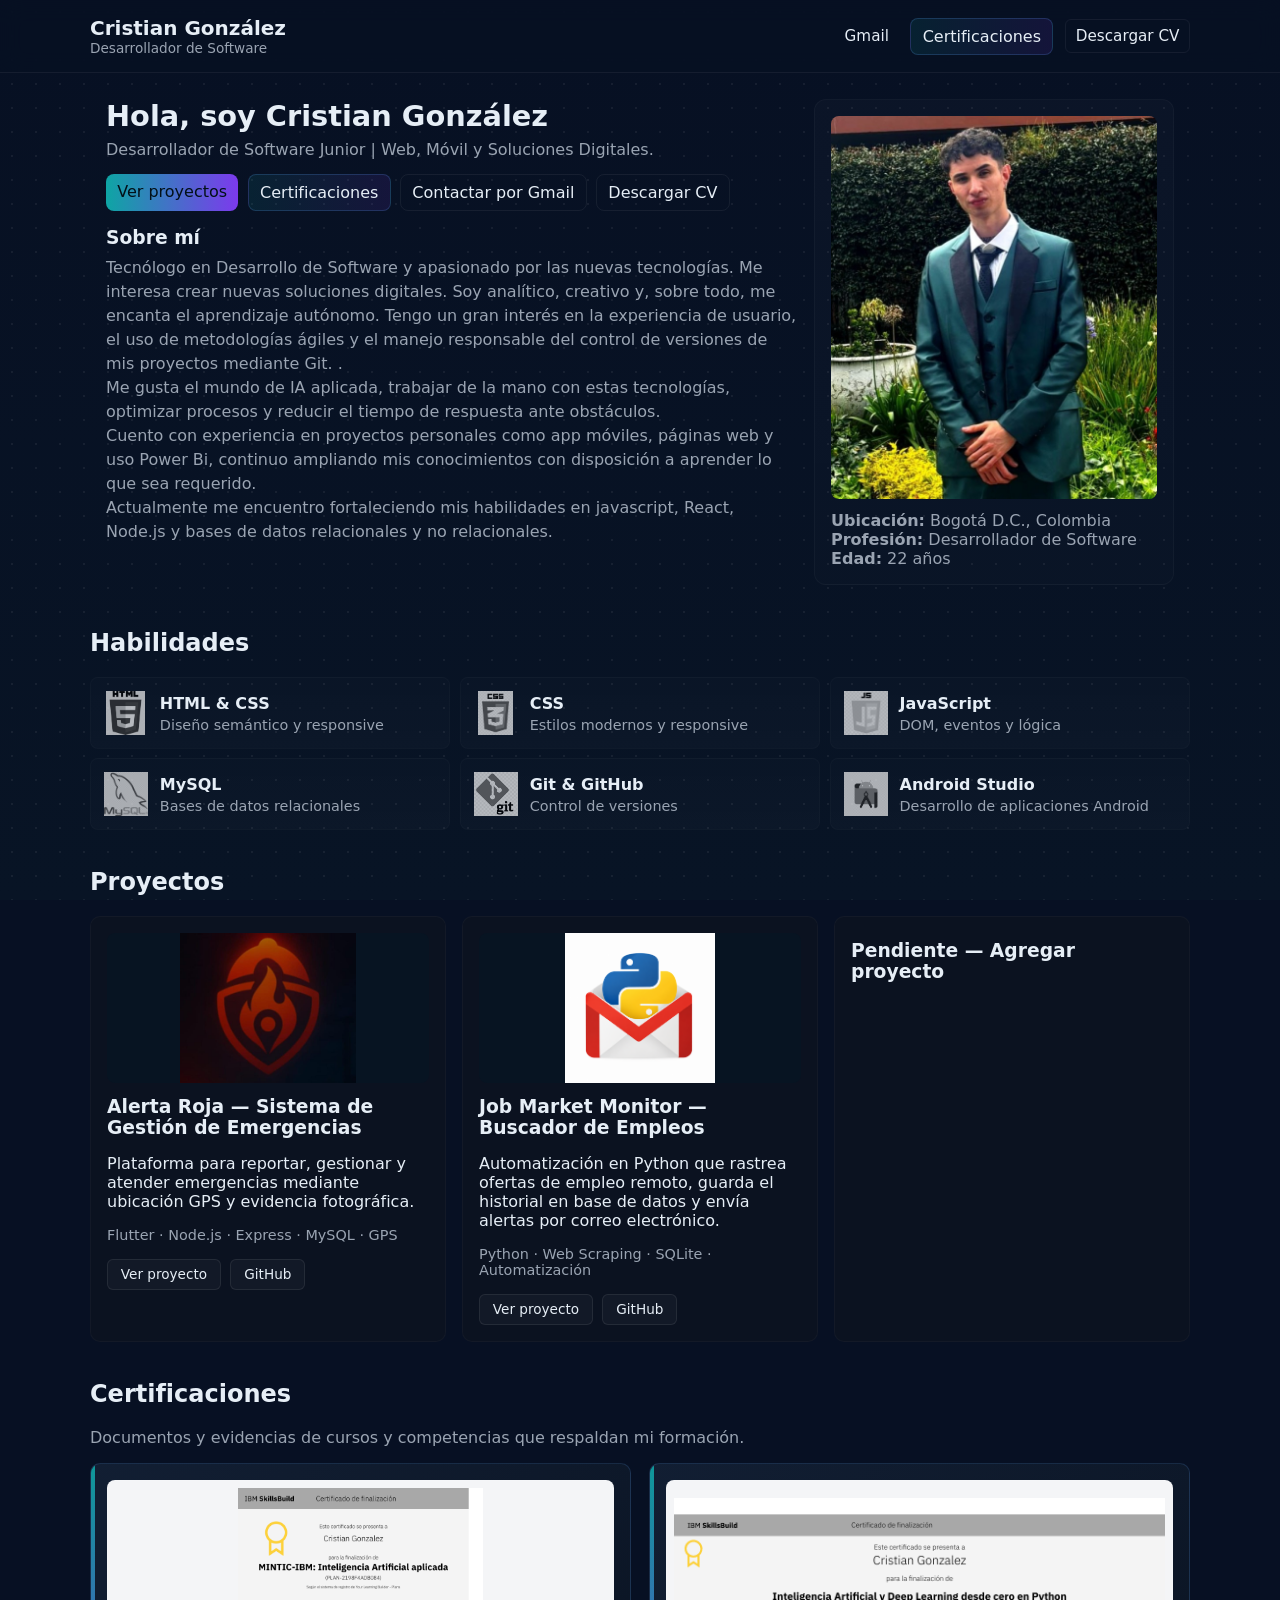
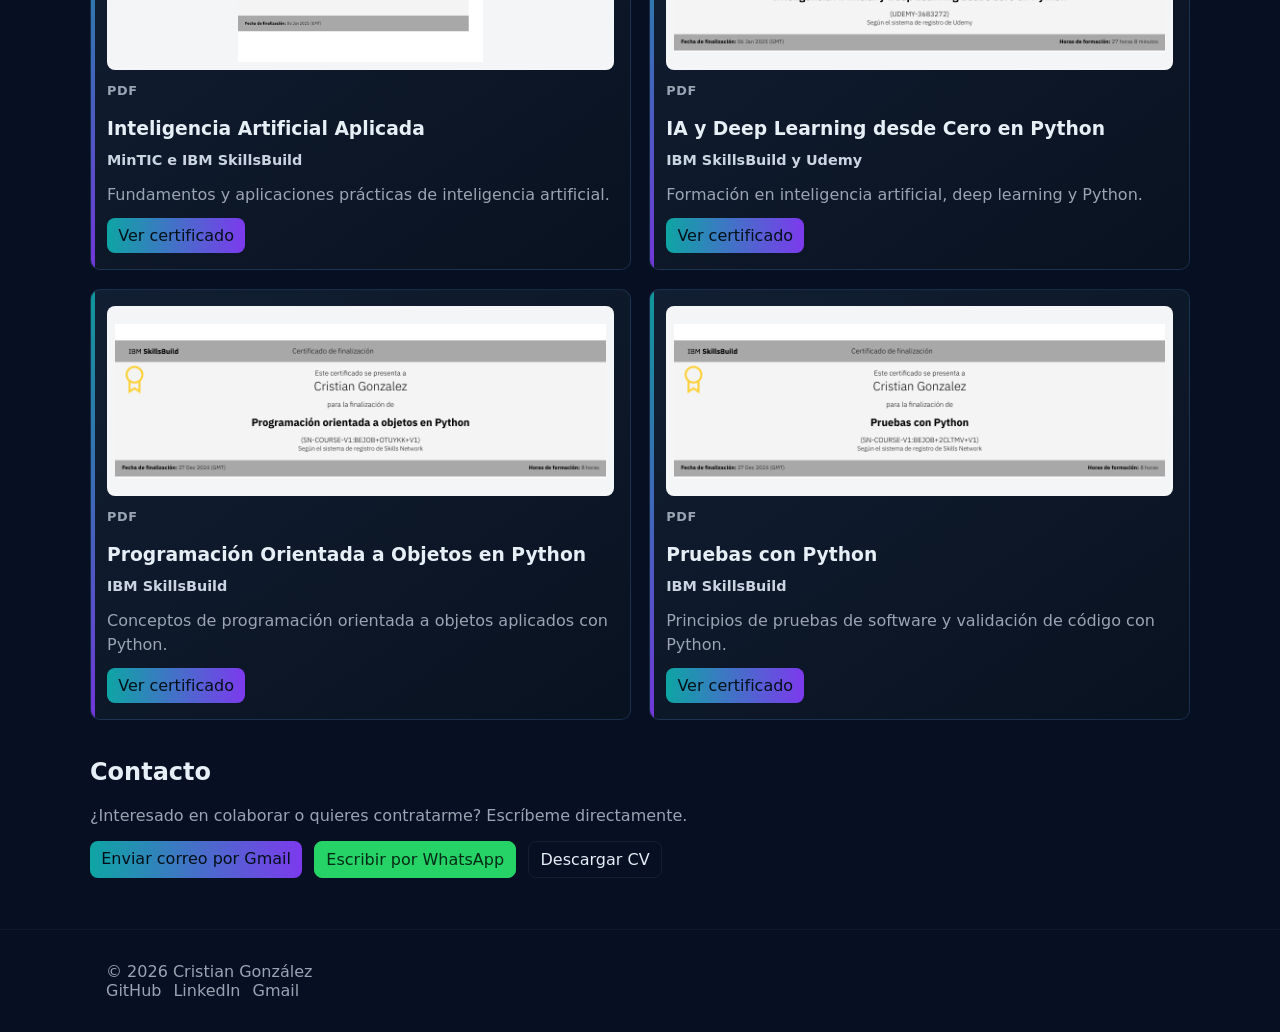
<file: index.html>
<!DOCTYPE html>
<html lang="es">
<head>
    <meta charset="UTF-8">
    <meta name="viewport" content="width=device-width, initial-scale=1.0">
    <title>Portafolio | Cristian González</title>
    <meta name="description" content="Portafolio profesional de Cristian González — desarrollador de software. Proyectos, habilidades, y contacto.">
    <link rel="stylesheet" href="Style.css">
</head>
<body>
    <header class="site-header">
        <div class="container header-inner">
            <div class="brand">
                <h1>Cristian González</h1>
                <p class="tag">Desarrollador de Software </p>
            </div>
            <nav class="nav">
                <a class="nav-contact" href="https://mail.google.com/mail/?view=cm&fs=1&to=leonardogonzales0525%40gmail.com&su=Contacto%20desde%20tu%20portafolio" target="_blank" rel="noopener">Gmail</a>
                <button class="btn cert-btn" type="button" data-target="#certifications">Certificaciones</button>
                <a class="btn" href="assets/CV_Cristian_Gonzalez.pdf?v=2" download>Descargar CV</a>
            </nav>
            <button class="nav-toggle" aria-label="Abrir menú">☰</button>
        </div>
    </header>

    <main>
        <section id="hero" class="hero">
            <div class="container hero-inner">
                <div class="hero-col-left">
                    <div class="hero-text">
                        <h2>Hola, soy Cristian González</h2>
                        <p>Desarrollador de Software Junior | Web, Móvil y Soluciones Digitales.</p>
                        <div class="hero-actions">
                            <a class="btn primary" href="#projects">Ver proyectos</a>
                            <button class="btn cert-btn" type="button" data-target="#certifications">Certificaciones</button>
                            <a class="btn" href="https://mail.google.com/mail/?view=cm&fs=1&to=leonardogonzales0525%40gmail.com&su=Contacto%20desde%20tu%20portafolio" target="_blank" rel="noopener">Contactar por Gmail</a>
                            <a class="btn" href="assets/CV_Cristian_Gonzalez.pdf?v=2" download>Descargar CV</a>
                        </div>
                    </div>
                    <div id="about" class="about-short">
                        <h3>Sobre mí</h3>
                        <p>Tecnólogo en Desarrollo de Software y apasionado por las nuevas tecnologías. Me interesa crear nuevas soluciones digitales. Soy analítico, creativo y, sobre todo, me encanta el aprendizaje autónomo. Tengo un gran interés en la experiencia de usuario, el uso de metodologías ágiles y el manejo responsable del control de versiones de mis proyectos mediante Git.
.<br>
Me gusta el mundo de IA aplicada, trabajar de la mano con estas tecnologías, optimizar procesos y reducir el tiempo de respuesta ante obstáculos.<br>
Cuento con experiencia en proyectos personales como app móviles, páginas web y uso Power Bi, continuo ampliando mis conocimientos con disposición a aprender lo que sea requerido.<br>
Actualmente me encuentro fortaleciendo mis habilidades en javascript, React, Node.js y bases de datos relacionales y no relacionales.
</p>

                    </div>
                </div>
                <div class="hero-col-right">
                    <div class="hero-card">
                        <img src="assets/avatar-cristian.jpg" alt="Foto de Cristian" class="avatar">
                        <ul class="summary-list">
                            <li><strong>Ubicación:</strong> Bogotá D.C., Colombia</li>
                            <li><strong>Profesión:</strong> Desarrollador de Software</li>
                            <li><strong>Edad:</strong> 22 años</li>
                        </ul>
                    </div>
                </div>
            </div>
        </section>

        <section id="skills" class="section container">
            <h2>Habilidades</h2>
            <div class="skills-grid">
                <div class="skill"><img src="assets/html5.png" alt="HTML5" class="skill-logo"><div><strong>HTML &amp; CSS</strong><div class="skill-desc">Diseño semántico y responsive</div></div></div>
                <div class="skill"><img src="assets/css3.png" alt="CSS3" class="skill-logo"><div><strong>CSS</strong><div class="skill-desc">Estilos modernos y responsive</div></div></div>
                <div class="skill"><img src="assets/javascript.png" alt="JavaScript" class="skill-logo"><div><strong>JavaScript</strong><div class="skill-desc">DOM, eventos y lógica</div></div></div>
                <div class="skill"><img src="assets/mysql.jpg" alt="MySQL" class="skill-logo"><div><strong>MySQL</strong><div class="skill-desc">Bases de datos relacionales</div></div></div>
                <div class="skill"><img src="assets/git.png" alt="Git" class="skill-logo"><div><strong>Git &amp; GitHub</strong><div class="skill-desc">Control de versiones</div></div></div>
                <div class="skill"><img src="assets/android-studio.png" alt="Android Studio" class="skill-logo"><div><strong>Android Studio</strong><div class="skill-desc">Desarrollo de aplicaciones Android</div></div></div>
            </div>
        </section>

        <section id="projects" class="section container">
            <h2>Proyectos</h2>
            <div class="grid projects-grid">
                <article class="card project-card">
                    <div class="project-image">
                        <img src="assets/alerta-roja/portada-alerta-roja.png" alt="Emblema de Alerta Roja">
                    </div>
                    <h3>Alerta Roja — Sistema de Gestión de Emergencias</h3>
                    <p>Plataforma para reportar, gestionar y atender emergencias mediante ubicación GPS y evidencia fotográfica.</p>
                    <p class="tags">Flutter · Node.js · Express · MySQL · GPS</p>
                    <div class="card-actions">
                        <a href="alerta-roja.html">Ver proyecto</a>
                        <a href="https://github.com/cristiangonzalesdev/Alerta_roja-app" target="_blank" rel="noopener">GitHub</a>
                    </div>
                </article>

                <article class="card project-card">
                    <div class="project-image">
                        <img src="assets/buscador_empleo/Img_presentacion.png" alt="Portada Buscador de Empleos">
                    </div>
                    <h3>Job Market Monitor — Buscador de Empleos</h3>
                    <p>Automatización en Python que rastrea ofertas de empleo remoto, guarda el historial en base de datos y envía alertas por correo electrónico.</p>
                    <p class="tags">Python · Web Scraping · SQLite · Automatización</p>
                    <div class="card-actions">
                        <a href="buscador-empleos.html">Ver proyecto</a>
                        <a href="https://github.com/cristiangonzalesdev/Buscador_empleos" target="_blank" rel="noopener">GitHub</a>
                    </div>
                </article>

                <article class="card placeholder">
                    <h3>Pendiente — Agregar proyecto</h3>
                    
                </article>
            </div>
        </section>

        <section id="certifications" class="section container">
            <h2>Certificaciones</h2>
            <p class="muted">Documentos y evidencias de cursos y competencias que respaldan mi formación.</p>
            <div id="certificatesGrid" class="certificates-grid" aria-live="polite"></div>
        </section>

        <section id="contact" class="section container">
            <h2>Contacto</h2>
            <p class="muted">¿Interesado en colaborar o quieres contratarme? Escríbeme directamente.</p>
            <div class="contact-links">
                <a class="btn primary" href="https://mail.google.com/mail/?view=cm&fs=1&to=leonardogonzales0525%40gmail.com&su=Contacto%20desde%20tu%20portafolio" target="_blank" rel="noopener">Enviar correo por Gmail</a>
                <a class="btn whatsapp-btn" href="https://wa.me/573213162584?text=Hola%20Cristian%2C%20vi%20tu%20portafolio%20y%20quiero%20ponerme%20en%20contacto." target="_blank" rel="noopener">Escribir por WhatsApp</a>
                <a class="btn" href="assets/CV_Cristian_Gonzalez.pdf?v=2" download>Descargar CV</a>
            </div>
        </section>
    </main>

    <footer class="site-footer">
        <div class="container footer-inner">
            <div class="footer-links">
                <p>© 2026 Cristian González</p>
                <nav class="footer-nav">
                    <a href="https://github.com/cristiangonzalesdev" target="_blank" rel="noopener">GitHub</a>
                    <a href="https://www.linkedin.com/in/cristiangonzalezdev/" target="_blank" rel="noopener">LinkedIn</a>
                    <a href="https://mail.google.com/mail/?view=cm&fs=1&to=leonardogonzales0525%40gmail.com&su=Contacto%20desde%20tu%20portafolio" target="_blank" rel="noopener">Gmail</a>
                </nav>
            </div>
        </div>
    </footer>

    <button id="back-to-top" aria-label="Volver arriba">↑</button>
    <script src="script.js"></script>
</body>
</html>
</file>
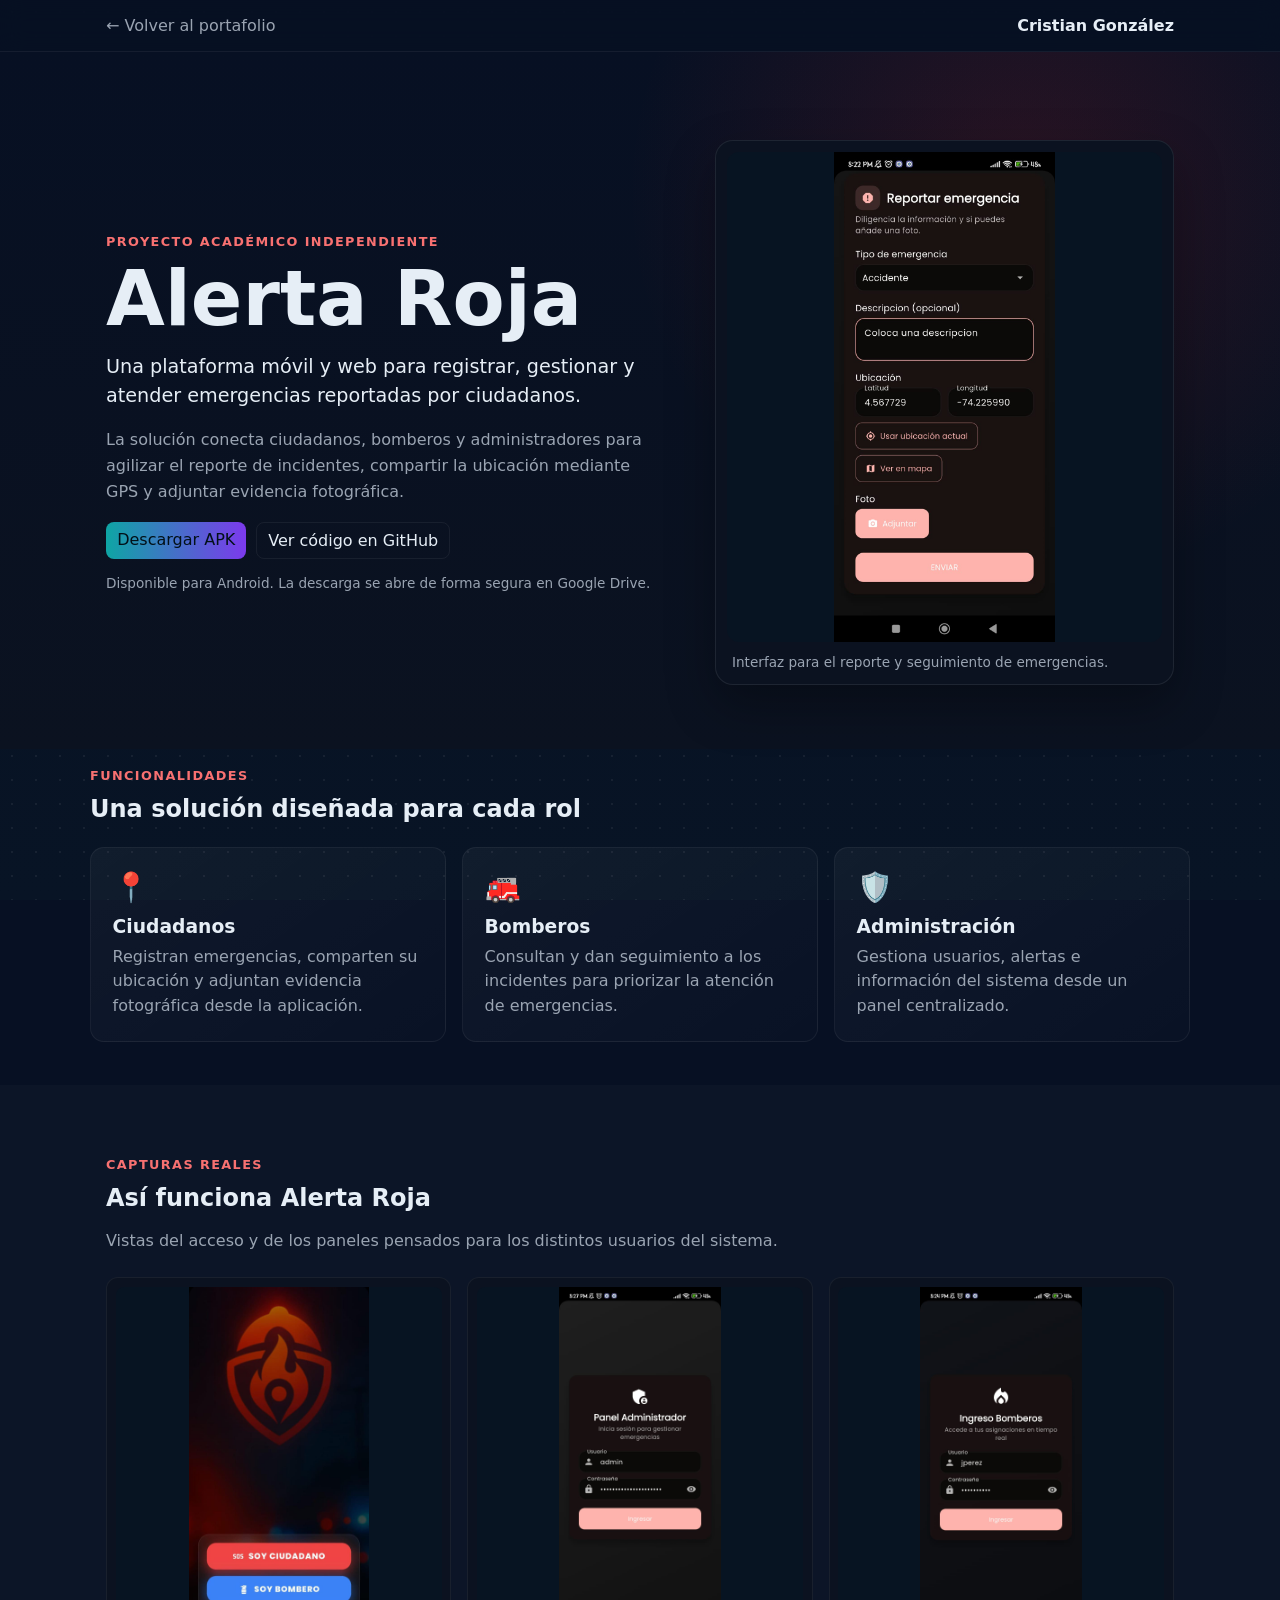
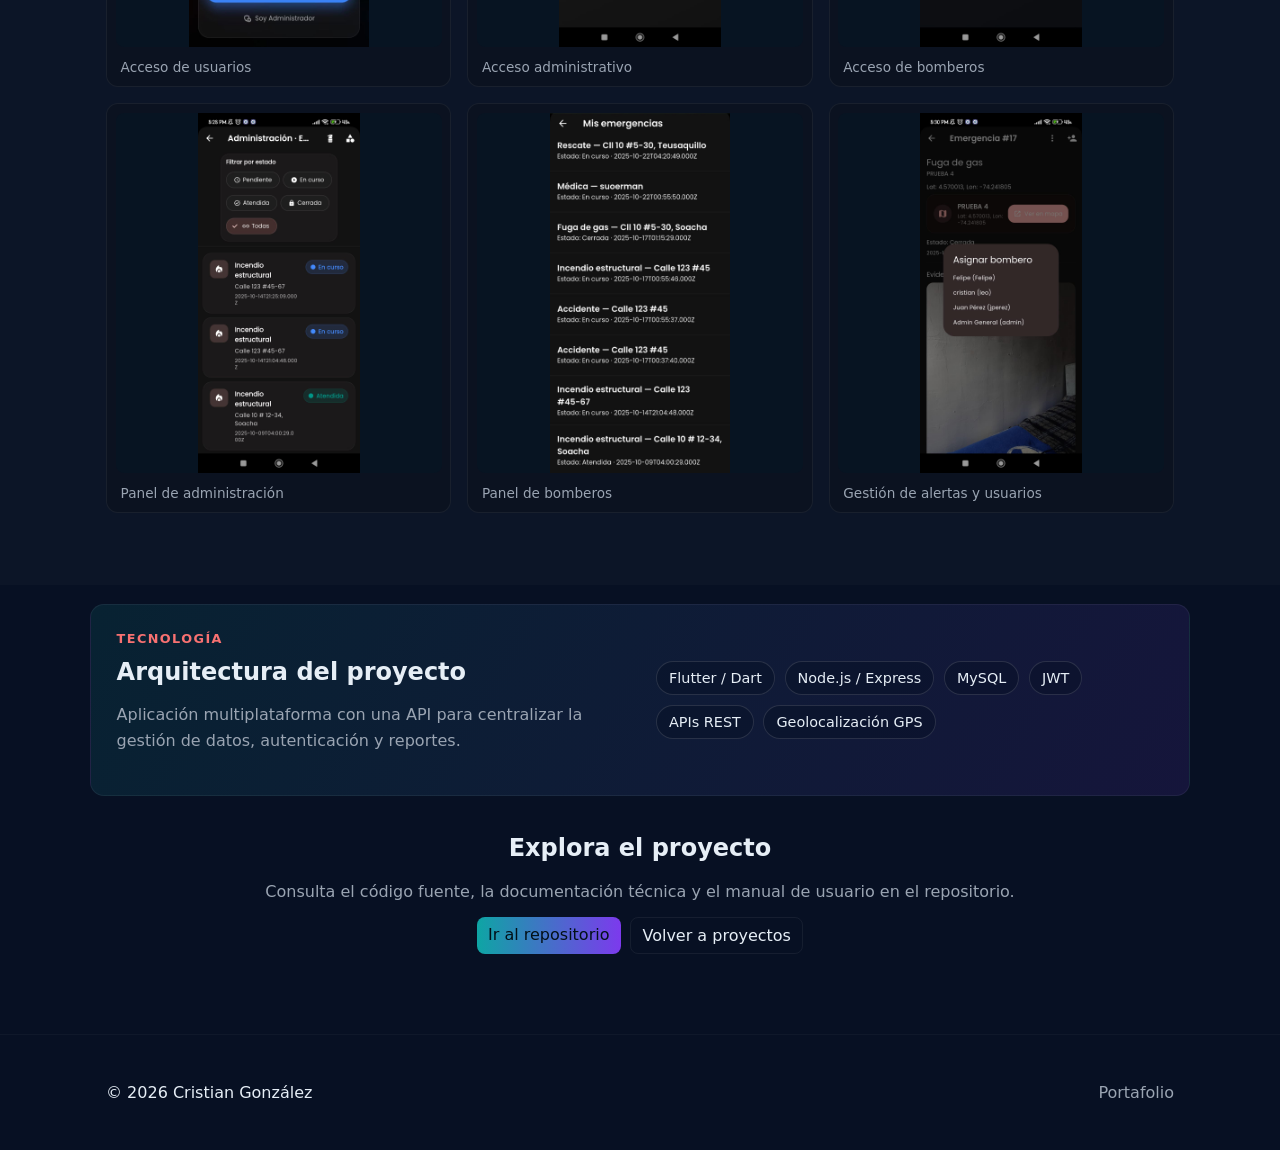
<file: alerta-roja.html>
<!DOCTYPE html>
<html lang="es">
<head>
    <meta charset="UTF-8">
    <meta name="viewport" content="width=device-width, initial-scale=1.0">
    <title>Alerta Roja | Cristian González</title>
    <meta name="description" content="Caso de estudio de Alerta Roja, una plataforma de gestión de emergencias con geolocalización.">
    <link rel="stylesheet" href="Style.css">
</head>
<body>
    <header class="site-header project-header">
        <div class="container header-inner">
            <a class="back-link" href="index.html">← Volver al portafolio</a>
            <a class="brand-link" href="index.html">Cristian González</a>
        </div>
    </header>

    <main>
        <section class="project-hero">
            <div class="container project-hero-grid">
                <div class="project-intro">
                    <p class="eyebrow">Proyecto académico independiente</p>
                    <h1>Alerta Roja</h1>
                    <p class="project-lead">Una plataforma móvil y web para registrar, gestionar y atender emergencias reportadas por ciudadanos.</p>
                    <p class="muted">La solución conecta ciudadanos, bomberos y administradores para agilizar el reporte de incidentes, compartir la ubicación mediante GPS y adjuntar evidencia fotográfica.</p>
                    <div class="hero-actions">
                        <a class="btn primary" href="https://drive.google.com/file/d/1i1f5RXUiKR6j3n8MZ_dei4fu5h2C-Mag/view?usp=drive_link" target="_blank" rel="noopener">Descargar APK</a>
                        <a class="btn" href="https://github.com/cristiangonzalesdev/Alerta_roja-app" target="_blank" rel="noopener">Ver código en GitHub</a>
                    </div>
                    <p class="download-note">Disponible para Android. La descarga se abre de forma segura en Google Drive.</p>
                </div>
                <figure class="project-hero-shot">
                    <img src="assets/alerta-roja/interfaz_usuario.jfif" alt="Pantalla principal de la aplicación Alerta Roja">
                    <figcaption>Interfaz para el reporte y seguimiento de emergencias.</figcaption>
                </figure>
            </div>
        </section>

        <section class="section container">
            <div class="section-heading">
                <p class="eyebrow">Funcionalidades</p>
                <h2>Una solución diseñada para cada rol</h2>
            </div>
            <div class="feature-grid">
                <article class="feature-card">
                    <span class="feature-icon" aria-hidden="true">📍</span>
                    <h3>Ciudadanos</h3>
                    <p>Registran emergencias, comparten su ubicación y adjuntan evidencia fotográfica desde la aplicación.</p>
                </article>
                <article class="feature-card">
                    <span class="feature-icon" aria-hidden="true">🚒</span>
                    <h3>Bomberos</h3>
                    <p>Consultan y dan seguimiento a los incidentes para priorizar la atención de emergencias.</p>
                </article>
                <article class="feature-card">
                    <span class="feature-icon" aria-hidden="true">🛡️</span>
                    <h3>Administración</h3>
                    <p>Gestiona usuarios, alertas e información del sistema desde un panel centralizado.</p>
                </article>
            </div>
        </section>

        <section class="section project-showcase">
            <div class="container">
                <div class="section-heading">
                    <p class="eyebrow">Capturas reales</p>
                    <h2>Así funciona Alerta Roja</h2>
                    <p class="muted">Vistas del acceso y de los paneles pensados para los distintos usuarios del sistema.</p>
                </div>
                <div class="screenshots-grid">
                    <figure class="screenshot-card screenshot-card--tall">
                        <img src="assets/alerta-roja/login.jfif" alt="Pantalla de inicio de sesión de Alerta Roja">
                        <figcaption>Acceso de usuarios</figcaption>
                    </figure>
                    <figure class="screenshot-card">
                        <img src="assets/alerta-roja/login_admin.jfif" alt="Inicio de sesión para administradores">
                        <figcaption>Acceso administrativo</figcaption>
                    </figure>
                    <figure class="screenshot-card">
                        <img src="assets/alerta-roja/login_bomberos.jfif" alt="Inicio de sesión para bomberos">
                        <figcaption>Acceso de bomberos</figcaption>
                    </figure>
                    <figure class="screenshot-card">
                        <img src="assets/alerta-roja/panel_admin.jfif" alt="Panel de administración de Alerta Roja">
                        <figcaption>Panel de administración</figcaption>
                    </figure>
                    <figure class="screenshot-card">
                        <img src="assets/alerta-roja/panel_bomberos.jfif" alt="Panel para bomberos de Alerta Roja">
                        <figcaption>Panel de bomberos</figcaption>
                    </figure>
                    <figure class="screenshot-card">
                        <img src="assets/alerta-roja/funciones_admin.jfif" alt="Funciones administrativas del sistema">
                        <figcaption>Gestión de alertas y usuarios</figcaption>
                    </figure>
                </div>
            </div>
        </section>

        <section class="section container">
            <div class="technology-panel">
                <div>
                    <p class="eyebrow">Tecnología</p>
                    <h2>Arquitectura del proyecto</h2>
                    <p class="muted">Aplicación multiplataforma con una API para centralizar la gestión de datos, autenticación y reportes.</p>
                </div>
                <ul class="tech-list" aria-label="Tecnologías utilizadas">
                    <li>Flutter / Dart</li>
                    <li>Node.js / Express</li>
                    <li>MySQL</li>
                    <li>JWT</li>
                    <li>APIs REST</li>
                    <li>Geolocalización GPS</li>
                </ul>
            </div>
        </section>

        <section class="section container project-cta">
            <h2>Explora el proyecto</h2>
            <p class="muted">Consulta el código fuente, la documentación técnica y el manual de usuario en el repositorio.</p>
            <div class="hero-actions">
                <a class="btn primary" href="https://github.com/cristiangonzalesdev/Alerta_roja-app" target="_blank" rel="noopener">Ir al repositorio</a>
                <a class="btn" href="index.html#projects">Volver a proyectos</a>
            </div>
        </section>
    </main>

    <footer class="site-footer">
        <div class="container footer-inner">
            <p>© 2026 Cristian González</p>
            <a href="index.html">Portafolio</a>
        </div>
    </footer>
</body>
</html>
</file>
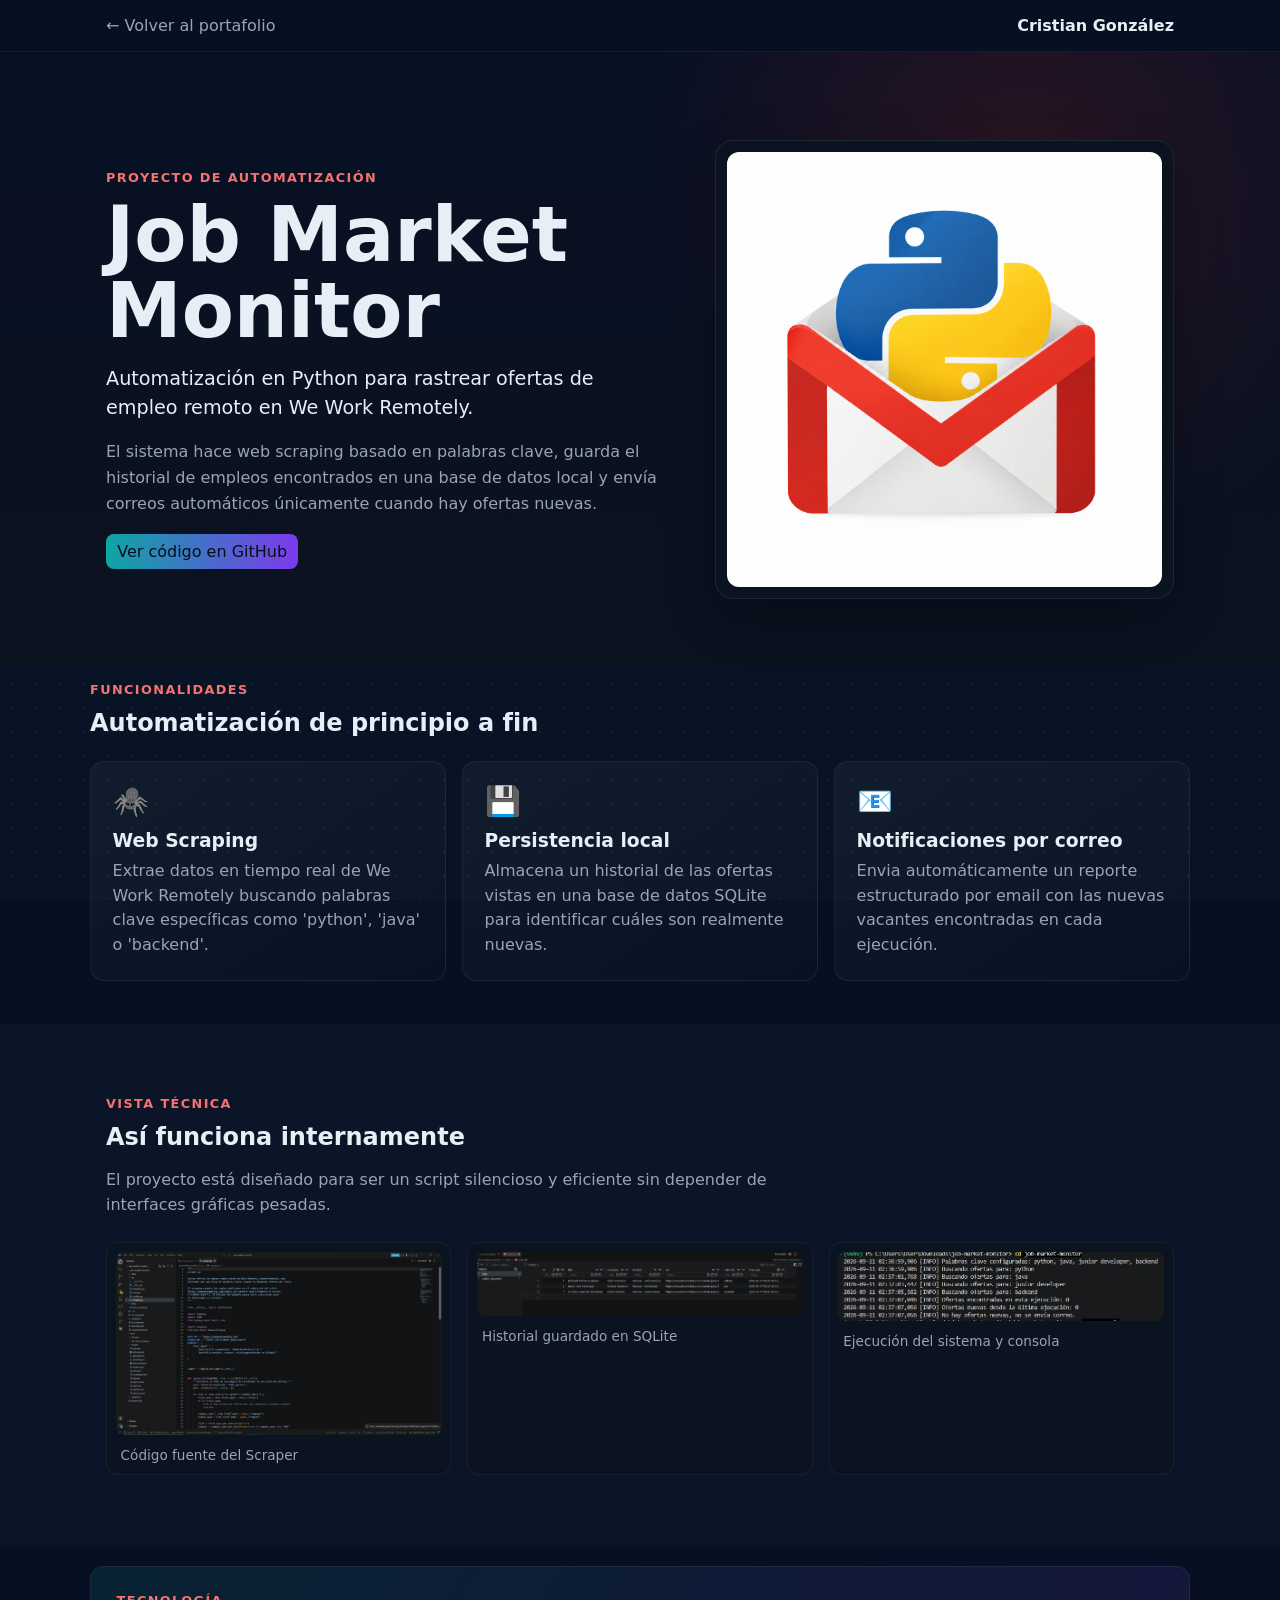
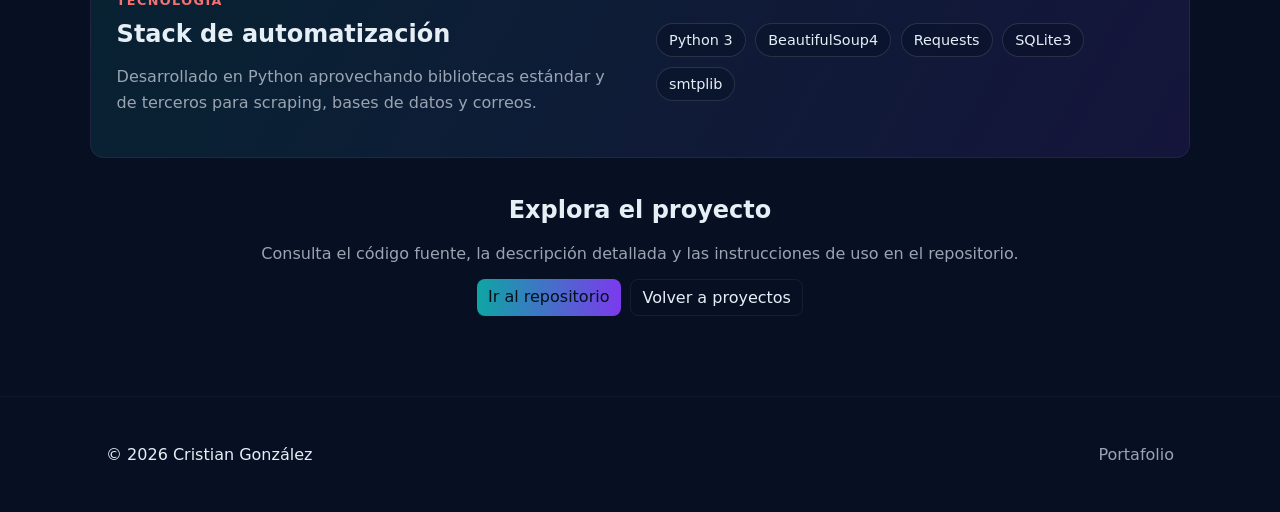
<file: buscador-empleos.html>
<!DOCTYPE html>
<html lang="es">
<head>
    <meta charset="UTF-8">
    <meta name="viewport" content="width=device-width, initial-scale=1.0">
    <title>Job Market Monitor | Cristian González</title>
    <meta name="description" content="Caso de estudio de Job Market Monitor, un automatizador de búsqueda de empleo en Python.">
    <link rel="stylesheet" href="Style.css">
</head>
<body>
    <header class="site-header project-header">
        <div class="container header-inner">
            <a class="back-link" href="index.html">← Volver al portafolio</a>
            <a class="brand-link" href="index.html">Cristian González</a>
        </div>
    </header>

    <main>
        <section class="project-hero">
            <div class="container project-hero-grid">
                <div class="project-intro">
                    <p class="eyebrow">Proyecto de automatización</p>
                    <h1>Job Market Monitor</h1>
                    <p class="project-lead">Automatización en Python para rastrear ofertas de empleo remoto en We Work Remotely.</p>
                    <p class="muted">El sistema hace web scraping basado en palabras clave, guarda el historial de empleos encontrados en una base de datos local y envía correos automáticos únicamente cuando hay ofertas nuevas.</p>
                    <div class="hero-actions">
                        <a class="btn primary" href="https://github.com/cristiangonzalesdev/Buscador_empleos" target="_blank" rel="noopener">Ver código en GitHub</a>
                    </div>
                </div>
                <figure class="project-hero-shot">
                    <img src="assets/buscador_empleo/Img_presentacion.png" alt="Portada de Job Market Monitor">
                </figure>
            </div>
        </section>

        <section class="section container">
            <div class="section-heading">
                <p class="eyebrow">Funcionalidades</p>
                <h2>Automatización de principio a fin</h2>
            </div>
            <div class="feature-grid">
                <article class="feature-card">
                    <span class="feature-icon" aria-hidden="true">🕷️</span>
                    <h3>Web Scraping</h3>
                    <p>Extrae datos en tiempo real de We Work Remotely buscando palabras clave específicas como 'python', 'java' o 'backend'.</p>
                </article>
                <article class="feature-card">
                    <span class="feature-icon" aria-hidden="true">💾</span>
                    <h3>Persistencia local</h3>
                    <p>Almacena un historial de las ofertas vistas en una base de datos SQLite para identificar cuáles son realmente nuevas.</p>
                </article>
                <article class="feature-card">
                    <span class="feature-icon" aria-hidden="true">📧</span>
                    <h3>Notificaciones por correo</h3>
                    <p>Envia automáticamente un reporte estructurado por email con las nuevas vacantes encontradas en cada ejecución.</p>
                </article>
            </div>
        </section>

        <section class="section project-showcase">
            <div class="container">
                <div class="section-heading">
                    <p class="eyebrow">Vista técnica</p>
                    <h2>Así funciona internamente</h2>
                    <p class="muted">El proyecto está diseñado para ser un script silencioso y eficiente sin depender de interfaces gráficas pesadas.</p>
                </div>
                <div class="screenshots-grid">
                    <figure class="screenshot-card">
                        <img src="assets/buscador_empleo/scraper.py.jpeg" alt="Código de web scraping">
                        <figcaption>Código fuente del Scraper</figcaption>
                    </figure>
                    <figure class="screenshot-card">
                        <img src="assets/buscador_empleo/visuaalizacion_db.jpeg" alt="Visualización de la base de datos">
                        <figcaption>Historial guardado en SQLite</figcaption>
                    </figure>
                    <figure class="screenshot-card">
                        <img src="assets/buscador_empleo/funcionamiento_script.jpeg" alt="Consola ejecutando el script">
                        <figcaption>Ejecución del sistema y consola</figcaption>
                    </figure>
                </div>
            </div>
        </section>

        <section class="section container">
            <div class="technology-panel">
                <div>
                    <p class="eyebrow">Tecnología</p>
                    <h2>Stack de automatización</h2>
                    <p class="muted">Desarrollado en Python aprovechando bibliotecas estándar y de terceros para scraping, bases de datos y correos.</p>
                </div>
                <ul class="tech-list" aria-label="Tecnologías utilizadas">
                    <li>Python 3</li>
                    <li>BeautifulSoup4</li>
                    <li>Requests</li>
                    <li>SQLite3</li>
                    <li>smtplib</li>
                </ul>
            </div>
        </section>

        <section class="section container project-cta">
            <h2>Explora el proyecto</h2>
            <p class="muted">Consulta el código fuente, la descripción detallada y las instrucciones de uso en el repositorio.</p>
            <div class="hero-actions">
                <a class="btn primary" href="https://github.com/cristiangonzalesdev/Buscador_empleos" target="_blank" rel="noopener">Ir al repositorio</a>
                <a class="btn" href="index.html#projects">Volver a proyectos</a>
            </div>
        </section>
    </main>

    <footer class="site-footer">
        <div class="container footer-inner">
            <p>© 2026 Cristian González</p>
            <a href="index.html">Portafolio</a>
        </div>
    </footer>
</body>
</html>
</file>
<file: Style.css>
/* Estilos para portafolio profesional */
:root{
  --bg:#0f1724;
  --card:#0b1220;
  --muted:#9aa4b2;
  --accent:#0ea5a4; /* teal */
  --accent-2:#7c3aed; /* purple */
  --hover-blue:#60a5fa; /* azul claro para hover */
  --primary: #2563eb; /* azul principal para botones */
  --text:#e6eef6;
  --glass: rgba(255,255,255,0.04);
}
*{box-sizing:border-box}
html,body{height:100%;margin:0;font-family:Inter,Roboto,system-ui,-apple-system,"Segoe UI",Arial,sans-serif;background-color:#071023;background-image:radial-gradient(rgba(255, 255, 255, 0.06) 1.5px, transparent 1.5px), linear-gradient(180deg, #071023 0%, #081425 100%);background-size:24px 24px, 100% 100%;background-attachment:fixed;color:var(--text);}
.container{max-width:1100px;margin:0 auto;padding:1rem;}
.header-inner{display:flex;align-items:center;justify-content:space-between;padding:1rem 0;gap:1rem}
.brand h1{margin:0;font-size:1.25rem}
.brand .tag{margin:0;font-size:0.85rem;color:var(--muted)}
.nav{display:flex;gap:0.75rem;align-items:center}
.nav a{color:var(--text);text-decoration:none;padding:0.45rem 0.6rem;border-radius:6px;font-size:0.95rem;transition:background-color .18s ease, border-color .18s ease, color .18s ease}
.nav a:hover{background:linear-gradient(90deg, rgba(96,165,250,0.08), rgba(96,165,250,0.04));border-color:rgba(96,165,250,0.25);color:var(--text)}
.btn{display:inline-block;background:transparent;border:1px solid rgba(255,255,255,0.06);padding:0.5rem 0.7rem;border-radius:8px;color:var(--text);text-decoration:none;transition:transform .18s ease, box-shadow .18s ease, background-color .18s ease, color .18s ease,border-color .18s ease;cursor:pointer;font:inherit}
.btn:hover{transform:translateY(-2px);box-shadow:0 7px 18px rgba(2,8,15,0.45);background:linear-gradient(90deg,rgba(14,165,164,0.16),rgba(124,58,237,0.16));border-color:rgba(94,234,212,0.35)}
.btn:focus{outline:2px solid rgba(14,165,164,0.18);outline-offset:2px}
.btn.primary{background:linear-gradient(90deg,var(--accent),var(--accent-2));border:none;color:#021018}
.btn.primary:hover{filter:brightness(1.08);transform:translateY(-2px);background:linear-gradient(90deg,#2dd4bf,#a78bfa)}
.nav-toggle{display:none;background:transparent;border:0;color:var(--text);font-size:1.25rem}
.cert-btn{background:linear-gradient(90deg, rgba(14,165,164,0.12), rgba(124,58,237,0.12));border-color:rgba(96,165,250,0.2)}

.hero{padding:0.6rem 0}
.hero-inner{display:grid;grid-template-columns:1fr 360px;gap:1rem;align-items:start}
.hero-col-left{display:flex;flex-direction:column;gap:1rem}
.hero-col-right{display:flex;align-items:flex-start}
.about-short h3{margin:0 0 0.5rem 0}
.about-short p{margin:0;color:var(--muted);line-height:1.5}
.hero-card{max-width:360px}
.avatar{width:100%;height:auto;border-radius:8px;display:block;margin-bottom:0.75rem;object-fit:cover;background:#0b1220}
.hero-text h2{margin:0 0 0.4rem 0;font-size:1.8rem;transition:color .18s ease, transform .18s ease}
.hero-text h2:hover{color:var(--accent);transform:translateX(2px)}
.hero-text p{color:var(--muted);line-height:1.4;margin:0}
.hero-actions{margin-top:0.8rem;display:flex;gap:0.6rem;flex-wrap:wrap}
.hero-card{background:linear-gradient(180deg, rgba(255,255,255,0.02), rgba(255,255,255,0.01));padding:1rem;border-radius:12px;border:1px solid rgba(255,255,255,0.03)}
.avatar{transition:transform .22s ease, box-shadow .22s ease}
.avatar:hover{transform:scale(1.015) rotate(-0.5deg);box-shadow:0 12px 32px rgba(2,8,15,0.45)}
.summary-list{list-style:none;padding:0;margin:0;color:var(--muted)}

.section{padding:1.2rem 0}
.section h2{margin-top:0}
.muted{color:var(--muted)}

.projects-grid{display:grid;grid-template-columns:repeat(3,1fr);gap:1rem;margin-top:1rem}
.card{background:var(--card);padding:1rem;border-radius:10px;border:1px solid rgba(255,255,255,0.03)}
.card h3{margin:0 0 0.4rem 0}
.card .tags{color:var(--muted);font-size:0.9rem}
.card-actions{margin-top:1rem;display:flex;gap:0.6rem;flex-wrap:wrap}
.card-actions a{color:var(--text);text-decoration:none;transition:all .18s ease;padding:0.4rem 0.8rem;border-radius:6px;font-size:0.85rem;background:rgba(255,255,255,0.03);border:1px solid rgba(255,255,255,0.08)}
.card-actions a:hover{background:linear-gradient(90deg, rgba(14,165,164,0.15), rgba(124,58,237,0.15));border-color:rgba(14,165,164,0.3);transform:translateY(-2px);color:var(--text)}
.card{background:var(--card);padding:1rem;border-radius:10px;border:1px solid rgba(255,255,255,0.03);transition:box-shadow .18s ease, transform .18s ease}
.card:hover{box-shadow:0 7px 20px rgba(2,8,15,0.42);transform:translateY(-2px)}

.certificates-grid{display:grid;grid-template-columns:repeat(2, minmax(0, 1fr));gap:1.15rem;margin-top:1rem}
.certificate-card{display:flex;flex-direction:column;gap:0.7rem;position:relative;overflow:hidden;background:linear-gradient(145deg,rgba(18,31,52,.98),rgba(9,18,32,.98));border-color:rgba(96,165,250,.16)}
.certificate-card::before{content:"";position:absolute;inset:0 auto 0 0;width:4px;background:linear-gradient(180deg,var(--accent),var(--accent-2));opacity:.9}
.certificate-preview{height:190px;padding:.45rem;border-radius:8px;overflow:hidden;border:1px solid rgba(255,255,255,0.08);background:#f4f5f7;display:flex;align-items:center;justify-content:center}
.certificate-preview img{width:100%;height:100%;object-fit:contain;display:block}
.certificate-type{margin:0;color:var(--accent);font-weight:600;font-size:0.8rem;letter-spacing:0.05em;text-transform:uppercase}
.certificate-card h3{margin:0}
.certificate-card p{margin:0;color:var(--muted);line-height:1.5}
.certificate-card .certificate-issuer{color:#cbd5e1;font-size:.9rem;font-weight:600}
.certificate-card .btn{align-self:flex-start}

.skills-grid{display:grid;grid-template-columns:repeat(3,1fr);gap:0.6rem}
/* cuando las habilidades están en el hero (columna derecha) usar una grilla más compacta */
.hero-skills{grid-template-columns:repeat(2,1fr);gap:0.5rem;margin-top:1rem}
.skill{background:linear-gradient(180deg, rgba(255,255,255,0.01), rgba(255,255,255,0.02));padding:0.8rem;border-radius:8px;border:1px solid rgba(255,255,255,0.02);display:flex;align-items:center;gap:0.75rem;transition:transform .15s ease, box-shadow .15s ease, background-color .15s ease}
.skill:hover{transform:translateY(-2px);box-shadow:0 7px 18px rgba(2,8,15,0.32);background:linear-gradient(180deg,rgba(14,165,164,0.08),rgba(124,58,237,0.05))}
.skill strong{display:block}
.skill-logo{width:44px;height:44px;object-fit:contain;flex:0 0 44px;transition:transform .15s ease}
.skill:hover .skill-logo{transform:scale(1.06)}
.skill-desc{color:var(--muted);font-size:0.9rem;margin-top:4px}

.contact-links{display:flex;gap:.75rem;flex-wrap:wrap;margin-top:1rem}
.whatsapp-btn{background:#25d366;border-color:#25d366;color:#062b16}
.whatsapp-btn:hover{background:#4ee78c;border-color:#4ee78c;color:#062b16}
.contact-form{display:grid;grid-template-columns:1fr 1fr;gap:0.8rem}
.contact-form label{display:block;color:var(--muted)}
.contact-form input,.contact-form textarea{width:100%;padding:0.6rem;border-radius:6px;border:1px solid rgba(255,255,255,0.04);background:transparent;color:var(--text)}
.contact-form .form-actions{grid-column:1 / -1;display:flex;gap:0.6rem;align-items:center}
.form-message{margin-top:0.5rem;color:var(--accent)}

.site-footer{border-top:1px solid rgba(255,255,255,0.03);padding:1rem 0;margin-top:2rem}
.footer-inner{display:flex;justify-content:space-between;align-items:center}
.footer-inner a{color:var(--muted);text-decoration:none}
.footer-nav{display:flex;gap:0.75rem;align-items:center}
.footer-links p{margin:0 1rem 0 0;color:var(--muted)}
.project-card .project-image{height:150px;margin-bottom:0.8rem;border-radius:8px;overflow:hidden}
.project-card .project-image img{width:100%;height:100%;object-fit:contain;display:block;background:#071422}
.card h3{margin-top:0.4rem}

/* Página de proyecto: Alerta Roja */
.site-header{border-bottom:1px solid rgba(255,255,255,0.03)}
.project-header .header-inner{padding:1rem}
.back-link,.brand-link{color:var(--text);text-decoration:none}
.back-link{color:var(--muted)}
.back-link:hover,.brand-link:hover{color:var(--accent)}
.brand-link{font-weight:700}
.project-hero{padding:4.5rem 0 3rem;background:radial-gradient(circle at 80% 20%,rgba(220,38,38,0.16),transparent 34%),linear-gradient(180deg,#071023 0%,#0b1220 100%)}
.project-hero-grid{display:grid;grid-template-columns:1.1fr 0.9fr;gap:3rem;align-items:center}
.eyebrow{margin:0 0 .75rem;color:#f87171;font-size:.8rem;font-weight:700;letter-spacing:.11em;text-transform:uppercase}
.project-intro h1{font-size:clamp(2.5rem,7vw,4.75rem);line-height:1;margin:0 0 1rem}
.project-lead{font-size:1.2rem;line-height:1.5;margin:0 0 1rem}
.project-intro .muted{max-width:62ch;line-height:1.65}
.download-note{color:var(--muted);font-size:.85rem;margin:1rem 0 0}
.project-hero-shot{margin:0;background:var(--card);border:1px solid rgba(255,255,255,.08);border-radius:18px;padding:.7rem;box-shadow:0 20px 50px rgba(0,0,0,.3)}
.project-hero-shot img{display:block;width:100%;height:auto;max-height:490px;object-fit:contain;object-position:top;border-radius:12px;background:#071422}
.project-hero-shot figcaption,.screenshot-card figcaption{color:var(--muted);font-size:.85rem;margin:.75rem .3rem .15rem}
.section-heading{max-width:700px;margin-bottom:1.5rem}
.section-heading h2{margin:.2rem 0 .6rem}
.section-heading .muted{line-height:1.6}
.feature-grid{display:grid;grid-template-columns:repeat(3,1fr);gap:1rem}
.feature-card{padding:1.35rem;background:linear-gradient(145deg,rgba(255,255,255,.04),rgba(255,255,255,.01));border:1px solid rgba(255,255,255,.06);border-radius:14px}
.feature-card h3{margin:.75rem 0 .5rem}.feature-card p{color:var(--muted);line-height:1.55;margin:0}.feature-icon{font-size:1.8rem}
.project-showcase{margin-top:1.5rem;padding:3.5rem 0;background:rgba(255,255,255,.018)}
.screenshots-grid{display:grid;grid-template-columns:repeat(3,1fr);gap:1rem}
.screenshot-card{margin:0;padding:.55rem;background:var(--card);border:1px solid rgba(255,255,255,.06);border-radius:12px;overflow:hidden}
.screenshot-card img{display:block;width:100%;height:auto;max-height:360px;object-fit:contain;object-position:top;border-radius:8px;background:#071422;transition:transform .25s ease}
.screenshot-card:hover img{transform:scale(1.03)}
.technology-panel{display:grid;grid-template-columns:1fr 1fr;gap:2rem;padding:1.6rem;border-radius:14px;border:1px solid rgba(255,255,255,.06);background:linear-gradient(120deg,rgba(14,165,164,.12),rgba(124,58,237,.12))}
.technology-panel h2{margin:.2rem 0 .6rem}.technology-panel .muted{line-height:1.6}
.tech-list{display:flex;align-content:center;align-items:center;flex-wrap:wrap;gap:.6rem;margin:0;padding:0;list-style:none}
.tech-list li{padding:.5rem .75rem;border:1px solid rgba(255,255,255,.12);border-radius:999px;background:rgba(7,16,35,.42);font-size:.9rem}
.project-cta{text-align:center;padding-bottom:3rem}.project-cta .hero-actions{justify-content:center}

/* Responsive */
@media (max-width:900px){
  .projects-grid{grid-template-columns:repeat(2,1fr)}
  .certificates-grid{grid-template-columns:repeat(2, minmax(0, 1fr))}
  .hero-inner{grid-template-columns:1fr}
  .header-inner{position:relative}
  .nav{display:none}
  .nav-toggle{display:block}
  .nav.nav-open{display:flex;flex-direction:column;position:absolute;z-index:10;top:calc(100% - .25rem);right:0;width:min(280px,calc(100vw - 2rem));padding:.75rem;border:1px solid rgba(255,255,255,.08);border-radius:10px;background:rgba(7,16,35,.97);box-shadow:0 16px 32px rgba(0,0,0,.3)}
  .nav.nav-open a,.nav.nav-open .btn{width:100%;text-align:center}
  .hero-card{margin-top:1rem;max-width:none}
  .hero-col-left{order:1}
  .hero-col-right{order:2}
  .project-hero-grid,.technology-panel{grid-template-columns:1fr;gap:1.5rem}
  .feature-grid,.screenshots-grid{grid-template-columns:repeat(2,1fr)}
}
@media (max-width:600px){
  .projects-grid{grid-template-columns:1fr}
  .certificates-grid{grid-template-columns:1fr}
  .skills-grid{grid-template-columns:1fr}
  .contact-form{grid-template-columns:1fr}
  .brand h1{font-size:1rem}
  .project-hero{padding:3rem 0 2rem}
  .feature-grid,.screenshots-grid{grid-template-columns:1fr}
  .screenshot-card img{height:auto;max-height:360px}
  .project-header .header-inner{padding:1rem;gap:.75rem}
}

@media (prefers-reduced-motion:reduce){
  *,*::before,*::after{scroll-behavior:auto!important;transition-duration:.01ms!important;animation-duration:.01ms!important;animation-iteration-count:1!important}
}

/* --- Mejoras de Diseño Visual (Nuevas) --- */

/* 1. Header Fijo con Efecto Cristal (Glassmorphism) */
.site-header {
  position: sticky;
  top: 0;
  z-index: 1000;
  background: rgba(7, 16, 35, 0.75);
  backdrop-filter: blur(12px);
  -webkit-backdrop-filter: blur(12px);
  border-bottom: 1px solid rgba(255,255,255,0.06);
}

/* 2. Animaciones al hacer Scroll (Fade-In) */
.fade-in {
  opacity: 0;
  transform: translateY(25px);
  transition: opacity 0.7s cubic-bezier(0.25, 0.46, 0.45, 0.94), transform 0.7s cubic-bezier(0.25, 0.46, 0.45, 0.94);
}
.fade-in.visible {
  opacity: 1;
  transform: translateY(0);
}

/* 3. Efectos en los logos de Habilidades (Escala de grises a color) */
.skill-logo {
  filter: grayscale(100%) opacity(0.7);
}
.skill:hover .skill-logo {
  filter: grayscale(0%) opacity(1);
}

/* 4. Botón Volver arriba */
#back-to-top {
  position: fixed;
  bottom: 30px;
  right: 30px;
  background: linear-gradient(90deg, var(--accent), var(--accent-2));
  color: #fff;
  border: none;
  border-radius: 50%;
  width: 45px;
  height: 45px;
  font-size: 1.2rem;
  font-weight: bold;
  cursor: pointer;
  box-shadow: 0 4px 12px rgba(0,0,0,0.4);
  opacity: 0;
  visibility: hidden;
  transition: opacity 0.3s, visibility 0.3s, transform 0.2s;
  z-index: 999;
  display: flex;
  align-items: center;
  justify-content: center;
}
#back-to-top.show {
  opacity: 1;
  visibility: visible;
}
#back-to-top:hover {
  transform: translateY(-4px) scale(1.05);
  box-shadow: 0 8px 16px rgba(0,0,0,0.5);
}
</file>
